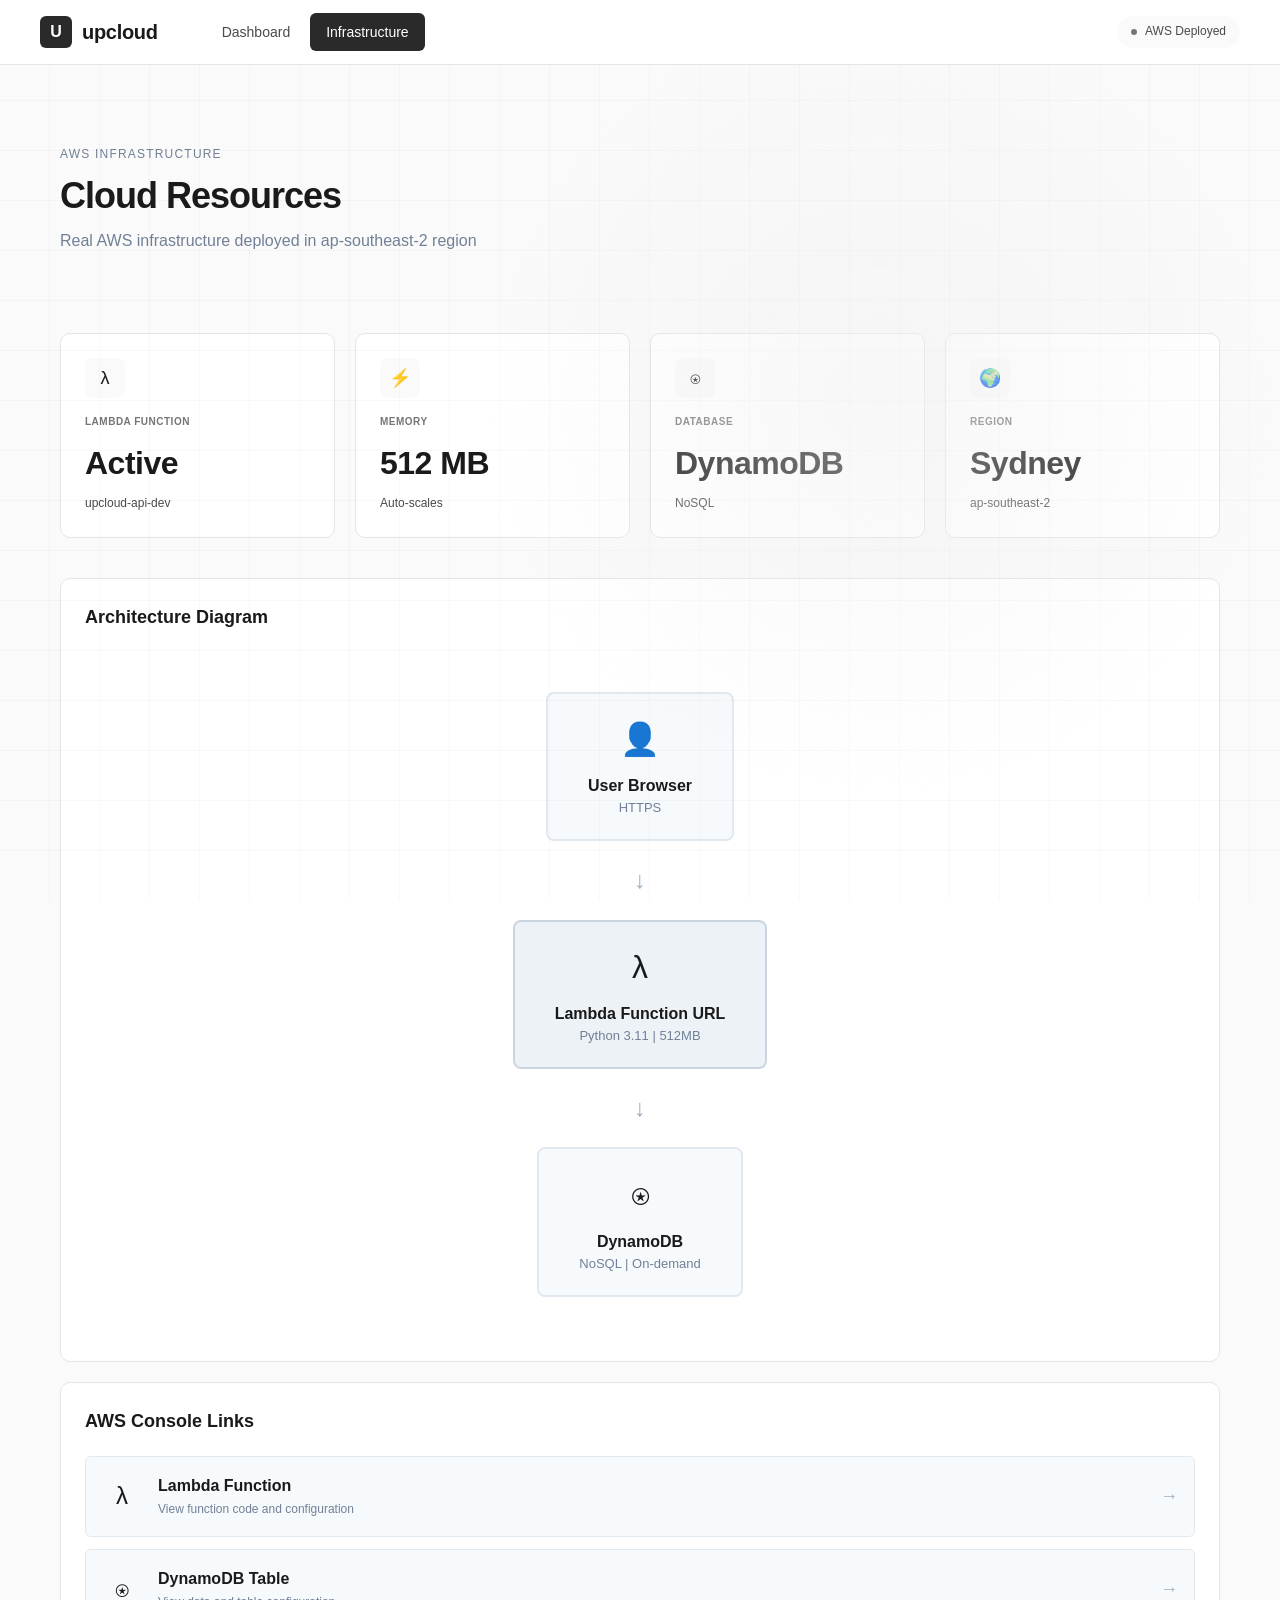
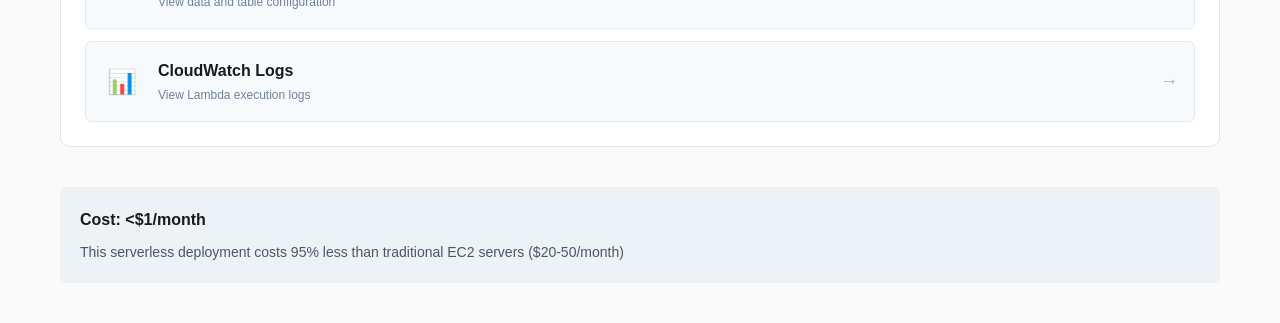
<file: upcloud/static/infra.html>
<!doctype html>
<html lang="en">
<head>
  <meta charset="utf-8">
  <title>UpCloud Infrastructure</title>
  <link rel="stylesheet" href="app.css">
</head>
<body>
  <nav class="top-nav">
    <div class="nav-container">
      <div class="nav-left">
        <a class="brand" href="/" aria-label="UpCloud home">
          <span class="brand-mark">U</span>
          <span class="brand-text">upcloud</span>
        </a>
        <div class="nav-links">
          <a class="nav-item" href="/">Dashboard</a>
          <a class="nav-item active" href="/infra.html">Infrastructure</a>
        </div>
      </div>
      <div class="nav-right">
        <span class="status-badge"><span class="status-dot"></span>AWS Deployed</span>
      </div>
    </div>
  </nav>

  <main style="max-width: 1200px; margin: 0 auto; padding: 40px 20px;">
    <div style="padding: 40px 0;">
      <p style="font-size: 12px; color: #718096; letter-spacing: 0.1em; margin-bottom: 12px;">AWS INFRASTRUCTURE</p>
      <h1 style="font-size: 36px; margin-bottom: 12px;">Cloud Resources</h1>
      <p style="color: #718096; margin-bottom: 40px;">Real AWS infrastructure deployed in ap-southeast-2 region</p>
    </div>

    <!-- Stats Grid -->
    <div class="stats-grid" style="margin-bottom: 40px;">
      <div class="stat-card">
        <div class="stat-icon">λ</div>
        <div class="stat-label">LAMBDA FUNCTION</div>
        <div class="stat-value">Active</div>
        <div class="stat-desc">upcloud-api-dev</div>
      </div>
      <div class="stat-card">
        <div class="stat-icon">⚡</div>
        <div class="stat-label">MEMORY</div>
        <div class="stat-value">512 MB</div>
        <div class="stat-desc">Auto-scales</div>
      </div>
      <div class="stat-card">
        <div class="stat-icon">⍟</div>
        <div class="stat-label">DATABASE</div>
        <div class="stat-value">DynamoDB</div>
        <div class="stat-desc">NoSQL</div>
      </div>
      <div class="stat-card">
        <div class="stat-icon">🌍</div>
        <div class="stat-label">REGION</div>
        <div class="stat-value">Sydney</div>
        <div class="stat-desc">ap-southeast-2</div>
      </div>
    </div>

    <!-- Architecture -->
    <div class="insight-card" style="margin-bottom: 20px;">
      <h2 style="font-size: 18px; margin-bottom: 20px;">Architecture Diagram</h2>
      <div style="display: flex; flex-direction: column; align-items: center; gap: 20px; padding: 40px;">
        <div style="background: #f7fafc; border: 2px solid #e2e8f0; border-radius: 8px; padding: 20px 40px; text-align: center;">
          <div style="font-size: 32px; margin-bottom: 8px;">👤</div>
          <div style="font-weight: 600;">User Browser</div>
          <div style="font-size: 13px; color: #718096;">HTTPS</div>
        </div>
        <div style="font-size: 24px; color: #a0aec0;">↓</div>
        <div style="background: #edf2f7; border: 2px solid #cbd5e0; border-radius: 8px; padding: 20px 40px; text-align: center;">
          <div style="font-size: 32px; margin-bottom: 8px;">λ</div>
          <div style="font-weight: 600;">Lambda Function URL</div>
          <div style="font-size: 13px; color: #718096;">Python 3.11 | 512MB</div>
        </div>
        <div style="font-size: 24px; color: #a0aec0;">↓</div>
        <div style="background: #f7fafc; border: 2px solid #e2e8f0; border-radius: 8px; padding: 20px 40px; text-align: center;">
          <div style="font-size: 32px; margin-bottom: 8px;">⍟</div>
          <div style="font-weight: 600;">DynamoDB</div>
          <div style="font-size: 13px; color: #718096;">NoSQL | On-demand</div>
        </div>
      </div>
    </div>

    <!-- AWS Console Links -->
    <div class="insight-card">
      <h2 style="font-size: 18px; margin-bottom: 20px;">AWS Console Links</h2>
      <div style="display: flex; flex-direction: column; gap: 12px;">
        <a href="https://ap-southeast-2.console.aws.amazon.com/lambda/home?region=ap-southeast-2#/functions/upcloud-api-dev" target="_blank" style="display: flex; align-items: center; gap: 16px; padding: 16px; background: #f7fafc; border-radius: 6px; border: 1px solid #e2e8f0; text-decoration: none; color: inherit;">
          <div style="font-size: 24px; width: 40px; text-align: center;">λ</div>
          <div style="flex: 1;">
            <div style="font-weight: 600; margin-bottom: 2px;">Lambda Function</div>
            <div style="font-size: 12px; color: #718096;">View function code and configuration</div>
          </div>
          <div style="font-size: 18px; color: #a0aec0;">→</div>
        </a>
        <a href="https://ap-southeast-2.console.aws.amazon.com/dynamodbv2/home?region=ap-southeast-2#table?name=upcloud-findings-dev" target="_blank" style="display: flex; align-items: center; gap: 16px; padding: 16px; background: #f7fafc; border-radius: 6px; border: 1px solid #e2e8f0; text-decoration: none; color: inherit;">
          <div style="font-size: 24px; width: 40px; text-align: center;">⍟</div>
          <div style="flex: 1;">
            <div style="font-weight: 600; margin-bottom: 2px;">DynamoDB Table</div>
            <div style="font-size: 12px; color: #718096;">View data and table configuration</div>
          </div>
          <div style="font-size: 18px; color: #a0aec0;">→</div>
        </a>
        <a href="https://ap-southeast-2.console.aws.amazon.com/cloudwatch/home?region=ap-southeast-2#logsV2:log-groups/log-group/$252Faws$252Flambda$252Fupcloud-api-dev" target="_blank" style="display: flex; align-items: center; gap: 16px; padding: 16px; background: #f7fafc; border-radius: 6px; border: 1px solid #e2e8f0; text-decoration: none; color: inherit;">
          <div style="font-size: 24px; width: 40px; text-align: center;">📊</div>
          <div style="flex: 1;">
            <div style="font-weight: 600; margin-bottom: 2px;">CloudWatch Logs</div>
            <div style="font-size: 12px; color: #718096;">View Lambda execution logs</div>
          </div>
          <div style="font-size: 18px; color: #a0aec0;">→</div>
        </a>
      </div>
    </div>

    <div style="margin-top: 40px; padding: 20px; background: #edf2f7; border-radius: 6px;">
      <p style="font-weight: 600; margin-bottom: 8px;">Cost: &lt;$1/month</p>
      <p style="font-size: 14px; color: #4a5568;">This serverless deployment costs 95% less than traditional EC2 servers ($20-50/month)</p>
    </div>
  </main>
</body>
</html>
</file>
<file: upcloud/static/app.css>
* {
  margin: 0;
  padding: 0;
  box-sizing: border-box;
}

:root {
  --text-primary: #1a1a1a;
  --text-secondary: #4a4a4a;
  --text-tertiary: #757575;
  --border-light: #e5e5e5;
  --border-medium: #d0d0d0;
  --surface: #ffffff;
  --background: #fafafa;
  --accent: #2a2a2a;
}

body {
  font-family: -apple-system, BlinkMacSystemFont, "Segoe UI", Roboto, Oxygen, Ubuntu, Cantarell, sans-serif;
  color: var(--text-primary);
  background: var(--background);
  line-height: 1.6;
  -webkit-font-smoothing: antialiased;
  position: relative;
  overflow-x: hidden;
}

body::before {
  content: '';
  position: fixed;
  top: 0;
  left: 0;
  right: 0;
  bottom: 0;
  background: 
    repeating-linear-gradient(
      90deg,
      transparent,
      transparent 49px,
      rgba(0,0,0,0.025) 49px,
      rgba(0,0,0,0.025) 50px
    ),
    repeating-linear-gradient(
      0deg,
      transparent,
      transparent 49px,
      rgba(0,0,0,0.025) 49px,
      rgba(0,0,0,0.025) 50px
    );
  pointer-events: none;
  z-index: 0;
}

body::after {
  content: '';
  position: fixed;
  top: 0;
  right: 0;
  width: 800px;
  height: 800px;
  background: radial-gradient(circle, rgba(240,240,240,0.5) 0%, transparent 70%);
  pointer-events: none;
  z-index: 0;
}

/* Top Navigation */
.top-nav {
  background: var(--surface);
  border-bottom: 1px solid var(--border-light);
  position: sticky;
  top: 0;
  z-index: 100;
  backdrop-filter: blur(10px);
}

.nav-container {
  max-width: 1400px;
  margin: 0 auto;
  padding: 0 40px;
  display: flex;
  align-items: center;
  justify-content: space-between;
  height: 64px;
}

.nav-left {
  display: flex;
  align-items: center;
  gap: 48px;
}

.brand {
  display: flex;
  align-items: center;
  gap: 10px;
  text-decoration: none;
  color: var(--text-primary);
}

.brand-mark {
  width: 32px;
  height: 32px;
  background: var(--accent);
  color: white;
  border-radius: 6px;
  display: flex;
  align-items: center;
  justify-content: center;
  font-weight: 700;
  font-size: 16px;
}

.brand-text {
  font-size: 20px;
  font-weight: 600;
  letter-spacing: -0.3px;
}

.nav-links {
  display: flex;
  gap: 4px;
}

.nav-item {
  padding: 8px 16px;
  border-radius: 6px;
  text-decoration: none;
  color: var(--text-secondary);
  font-size: 14px;
  font-weight: 500;
  transition: all 0.2s;
}

.nav-item:hover {
  background: var(--background);
  color: var(--text-primary);
}

.nav-item.active {
  background: var(--accent);
  color: white;
}

.nav-right {
  display: flex;
  align-items: center;
  gap: 20px;
}

.status-badge {
  display: flex;
  align-items: center;
  gap: 8px;
  padding: 6px 14px;
  background: var(--background);
  border-radius: 20px;
  font-size: 12px;
  color: var(--text-secondary);
}

.status-dot {
  width: 6px;
  height: 6px;
  background: var(--text-tertiary);
  border-radius: 50%;
}

.user-menu {
  position: relative;
}

.user-avatar {
  width: 36px;
  height: 36px;
  border-radius: 50%;
  background: var(--border-light);
  display: flex;
  align-items: center;
  justify-content: center;
  font-weight: 600;
  font-size: 14px;
  color: var(--text-secondary);
  cursor: pointer;
}

/* Main Content */
.main-wrapper {
  position: relative;
  z-index: 1;
}

.hero-section {
  padding: 80px 0 60px;
  position: relative;
}

.hero-section::before {
  content: '';
  position: absolute;
  top: 0;
  left: 50%;
  transform: translateX(-50%);
  width: 600px;
  height: 400px;
  background: radial-gradient(circle, rgba(230,230,230,0.4) 0%, transparent 70%);
  pointer-events: none;
}

.container {
  max-width: 1400px;
  margin: 0 auto;
  padding: 0 40px;
  position: relative;
}

.hero-content {
  text-align: center;
  max-width: 700px;
  margin: 0 auto;
}

.hero-label {
  font-size: 11px;
  font-weight: 600;
  letter-spacing: 1px;
  color: var(--text-tertiary);
  margin-bottom: 16px;
}

h1 {
  font-size: 48px;
  font-weight: 700;
  letter-spacing: -1px;
  margin-bottom: 16px;
  line-height: 1.1;
}

.hero-subtitle {
  font-size: 16px;
  color: var(--text-secondary);
  margin-bottom: 32px;
  line-height: 1.6;
}

.btn-primary {
  background: var(--accent);
  color: white;
  border: none;
  padding: 12px 24px;
  border-radius: 8px;
  font-size: 14px;
  font-weight: 600;
  cursor: pointer;
  display: inline-flex;
  align-items: center;
  gap: 8px;
  transition: all 0.2s;
}

.btn-primary:hover {
  background: var(--text-primary);
  transform: translateY(-1px);
  box-shadow: 0 4px 12px rgba(0,0,0,0.1);
}

.btn-primary:active {
  transform: translateY(0);
}

.btn-primary:disabled {
  opacity: 0.5;
  cursor: not-allowed;
}

.btn-primary span {
  font-size: 18px;
}

/* Info Banner */
.info-banner {
  background: var(--surface);
  border: 1px solid var(--border-light);
  border-radius: 10px;
  padding: 16px 20px;
  display: flex;
  align-items: center;
  gap: 14px;
  margin-bottom: 32px;
}

.banner-icon {
  width: 20px;
  height: 20px;
  border-radius: 50%;
  border: 1.5px solid var(--border-medium);
  display: flex;
  align-items: center;
  justify-content: center;
  font-size: 11px;
  font-weight: 700;
  color: var(--text-secondary);
  flex-shrink: 0;
}

.banner-content {
  flex: 1;
  font-size: 13px;
  color: var(--text-secondary);
}

.banner-content strong {
  color: var(--text-primary);
  font-weight: 600;
}

.banner-badge {
  background: var(--background);
  padding: 6px 12px;
  border-radius: 6px;
  font-size: 10px;
  font-weight: 700;
  letter-spacing: 0.5px;
  color: var(--text-secondary);
}

/* Filters */
.filter-bar {
  display: flex;
  align-items: flex-end;
  justify-content: space-between;
  margin-bottom: 24px;
}

.filter-group {
  display: flex;
  gap: 16px;
}

.filter-group label {
  display: flex;
  flex-direction: column;
  gap: 6px;
}

.filter-group label span {
  font-size: 12px;
  font-weight: 600;
  color: var(--text-secondary);
}

.filter-group select {
  padding: 10px 14px;
  border: 1px solid var(--border-light);
  border-radius: 8px;
  background: var(--surface);
  font-size: 13px;
  color: var(--text-primary);
  min-width: 200px;
  cursor: pointer;
  transition: border 0.2s;
}

.filter-group select:focus {
  outline: none;
  border-color: var(--border-medium);
}

.filter-updated {
  font-size: 12px;
  color: var(--text-tertiary);
  margin-bottom: 10px;
}

/* Stats Grid */
.stats-grid {
  display: grid;
  grid-template-columns: repeat(4, 1fr);
  gap: 20px;
  margin-bottom: 32px;
}

.stat-card {
  background: var(--surface);
  border: 1px solid var(--border-light);
  border-radius: 10px;
  padding: 24px;
}

.stat-icon {
  width: 40px;
  height: 40px;
  background: var(--background);
  border-radius: 8px;
  display: flex;
  align-items: center;
  justify-content: center;
  font-size: 18px;
  margin-bottom: 16px;
}

.stat-label {
  font-size: 10px;
  font-weight: 700;
  letter-spacing: 0.5px;
  color: var(--text-tertiary);
  margin-bottom: 8px;
}

.stat-value {
  font-size: 32px;
  font-weight: 700;
  letter-spacing: -0.5px;
  color: var(--text-primary);
  margin-bottom: 4px;
}

.stat-desc {
  font-size: 12px;
  color: var(--text-secondary);
}

/* Insights */
.insights-row {
  display: grid;
  grid-template-columns: repeat(2, 1fr);
  gap: 20px;
  margin-bottom: 32px;
}

.insight-card {
  background: var(--surface);
  border: 1px solid var(--border-light);
  border-radius: 10px;
  padding: 24px;
}

.card-header {
  margin-bottom: 20px;
}

.card-header h2 {
  font-size: 16px;
  font-weight: 600;
  margin-bottom: 4px;
  color: var(--text-primary);
}

.card-header p {
  font-size: 12px;
  color: var(--text-secondary);
}

.provider-chart {
  display: flex;
  flex-direction: column;
  gap: 16px;
}

.provider-row {
  display: grid;
  grid-template-columns: 100px 1fr 40px;
  align-items: center;
  gap: 12px;
}

.provider-name {
  display: flex;
  align-items: center;
  gap: 8px;
  font-size: 13px;
  color: var(--text-secondary);
}

.provider-symbol {
  width: 24px;
  height: 24px;
  border-radius: 6px;
  background: var(--background);
  display: flex;
  align-items: center;
  justify-content: center;
  font-size: 10px;
  font-weight: 700;
  color: var(--text-secondary);
}

.bar-track {
  height: 8px;
  background: var(--background);
  border-radius: 4px;
  overflow: hidden;
}

.bar-fill {
  height: 100%;
  background: var(--accent);
  border-radius: 4px;
  transition: width 0.5s ease;
}

.provider-total {
  text-align: right;
  font-size: 13px;
  font-weight: 600;
  color: var(--text-primary);
}

.opportunities-list {
  display: flex;
  flex-direction: column;
  gap: 12px;
}

.opportunity-row {
  display: flex;
  align-items: center;
  gap: 12px;
}

.opportunity-icon {
  width: 36px;
  height: 36px;
  background: var(--background);
  border-radius: 8px;
  display: flex;
  align-items: center;
  justify-content: center;
  font-size: 14px;
  flex-shrink: 0;
}

.opportunity-info {
  flex: 1;
  min-width: 0;
}

.opportunity-info strong {
  display: block;
  font-size: 13px;
  font-weight: 600;
  color: var(--text-primary);
  white-space: nowrap;
  overflow: hidden;
  text-overflow: ellipsis;
}

.opportunity-info span {
  display: block;
  font-size: 11px;
  color: var(--text-tertiary);
  margin-top: 2px;
}

.opportunity-cost {
  font-size: 14px;
  font-weight: 700;
  color: var(--text-primary);
  white-space: nowrap;
}

/* Findings Section */
.findings-section {
  background: var(--surface);
  border: 1px solid var(--border-light);
  border-radius: 10px;
  padding: 24px;
  margin-bottom: 40px;
}

.section-header {
  display: flex;
  align-items: center;
  justify-content: space-between;
  margin-bottom: 20px;
}

.section-header h2 {
  font-size: 16px;
  font-weight: 600;
  margin-bottom: 4px;
  color: var(--text-primary);
}

.section-header p {
  font-size: 12px;
  color: var(--text-secondary);
}

.search-container {
  display: flex;
  align-items: center;
  gap: 8px;
  padding: 8px 14px;
  border: 1px solid var(--border-light);
  border-radius: 8px;
  background: var(--background);
  transition: border 0.2s;
}

.search-container:focus-within {
  border-color: var(--border-medium);
}

.search-icon {
  font-size: 18px;
  color: var(--text-tertiary);
}

.search-container input {
  border: none;
  background: none;
  outline: none;
  font-size: 13px;
  color: var(--text-primary);
  width: 180px;
}

.search-container input::placeholder {
  color: var(--text-tertiary);
}

/* Table */
.table-wrapper {
  overflow-x: auto;
  margin: 0 -24px;
}

.findings-table {
  width: 100%;
  border-collapse: collapse;
}

.findings-table thead {
  background: var(--background);
}

.findings-table th {
  padding: 12px 24px;
  text-align: left;
  font-size: 10px;
  font-weight: 700;
  letter-spacing: 0.5px;
  color: var(--text-tertiary);
}

.findings-table td {
  padding: 16px 24px;
  border-top: 1px solid var(--border-light);
  font-size: 13px;
  color: var(--text-secondary);
}

.findings-table td:last-child {
  text-align: right;
}

.resource-cell {
  display: flex;
  align-items: center;
  gap: 12px;
}

.resource-avatar {
  width: 36px;
  height: 36px;
  background: var(--background);
  border-radius: 8px;
  display: flex;
  align-items: center;
  justify-content: center;
  font-size: 11px;
  font-weight: 700;
  color: var(--text-secondary);
  flex-shrink: 0;
}

.resource-title {
  font-weight: 600;
  color: var(--text-primary);
  display: block;
  margin-bottom: 2px;
}

.resource-id {
  font-size: 11px;
  color: var(--text-tertiary);
}

.provider-pill, .risk-pill, .confidence-pill {
  display: inline-block;
  padding: 4px 10px;
  border-radius: 6px;
  font-size: 11px;
  font-weight: 600;
  background: var(--background);
  color: var(--text-secondary);
}

.risk-pill.critical, .risk-pill.high {
  background: var(--accent);
  color: white;
}

.cost-cell {
  font-weight: 600;
  color: var(--text-primary);
}

.details-button {
  background: none;
  border: none;
  color: var(--text-primary);
  font-size: 13px;
  font-weight: 600;
  cursor: pointer;
  text-decoration: underline;
  text-decoration-color: var(--border-light);
  transition: text-decoration-color 0.2s;
}

.details-button:hover {
  text-decoration-color: var(--text-primary);
}

.table-footer {
  margin-top: 16px;
  font-size: 12px;
  color: var(--text-tertiary);
}

.empty-state {
  padding: 40px;
  text-align: center;
  color: var(--text-tertiary);
}

/* Toast */
.toast {
  position: fixed;
  bottom: 24px;
  left: 50%;
  transform: translateX(-50%) translateY(100px);
  background: var(--accent);
  color: white;
  padding: 14px 24px;
  border-radius: 8px;
  font-size: 13px;
  box-shadow: 0 8px 24px rgba(0,0,0,0.2);
  opacity: 0;
  transition: all 0.3s;
  z-index: 1000;
}

.toast.visible {
  opacity: 1;
  transform: translateX(-50%) translateY(0);
}

.toast.error {
  background: #1a1a1a;
}

/* Modal */
.modal {
  border: 1px solid var(--border-light);
  border-radius: 12px;
  padding: 32px;
  max-width: 600px;
  box-shadow: 0 20px 60px rgba(0,0,0,0.2);
}

.modal::backdrop {
  background: rgba(0,0,0,0.4);
}

.modal-close {
  float: right;
  background: var(--background);
  border: none;
  width: 32px;
  height: 32px;
  border-radius: 50%;
  font-size: 20px;
  cursor: pointer;
  color: var(--text-secondary);
  transition: background 0.2s;
}

.modal-close:hover {
  background: var(--border-light);
}

.modal-label {
  font-size: 10px;
  font-weight: 700;
  letter-spacing: 0.5px;
  color: var(--text-tertiary);
  margin-bottom: 12px;
}

.modal h2 {
  font-size: 22px;
  font-weight: 600;
  margin-bottom: 12px;
  color: var(--text-primary);
  clear: both;
}

.modal-summary {
  font-size: 14px;
  color: var(--text-secondary);
  line-height: 1.6;
  margin-bottom: 24px;
}

.modal-details {
  display: grid;
  grid-template-columns: 140px 1fr;
  gap: 12px;
  margin-bottom: 24px;
}

.modal-details dt {
  font-size: 12px;
  font-weight: 600;
  color: var(--text-secondary);
}

.modal-details dd {
  font-size: 12px;
  color: var(--text-primary);
}

.modal-disclaimer {
  background: var(--background);
  padding: 14px;
  border-radius: 8px;
  font-size: 12px;
  color: var(--text-secondary);
  line-height: 1.5;
}

/* Responsive */
@media (max-width: 1200px) {
  .stats-grid {
    grid-template-columns: repeat(2, 1fr);
  }
}

@media (max-width: 768px) {
  .nav-links {
    display: none;
  }
  
  .hero-section {
    padding: 60px 0 40px;
  }
  
  h1 {
    font-size: 36px;
  }
  
  .stats-grid,
  .insights-row {
    grid-template-columns: 1fr;
  }
  
  .filter-bar {
    flex-direction: column;
    align-items: stretch;
  }
  
  .filter-group {
    flex-direction: column;
  }
  
  .section-header {
    flex-direction: column;
    align-items: flex-start;
    gap: 16px;
  }
  
  .search-container {
    width: 100%;
  }
  
  .search-container input {
    width: 100%;
  }
}


/* Real scan button */
.btn-secondary {
  padding: 10px 20px;
  font-size: 15px;
  font-weight: 500;
  letter-spacing: 0.02em;
  color: #4a5568;
  background: #ffffff;
  border: 1px solid #cbd5e0;
  border-radius: 6px;
  cursor: pointer;
  transition: all 0.15s ease;
}

.btn-secondary:hover {
  background: #f7fafc;
  border-color: #a0aec0;
  transform: translateY(-1px);
}

.btn-secondary:active {
  transform: translateY(0);
}


/* Infrastructure View Styles */
.architecture-diagram {
  display: flex;
  flex-direction: column;
  align-items: center;
  padding: 40px 20px;
  gap: 20px;
}

.arch-node {
  background: #f7fafc;
  border: 2px solid #e2e8f0;
  border-radius: 8px;
  padding: 20px 40px;
  text-align: center;
  min-width: 200px;
}

.arch-node.highlight {
  background: #edf2f7;
  border-color: #cbd5e0;
}

.arch-icon {
  font-size: 32px;
  margin-bottom: 8px;
}

.arch-label {
  font-size: 16px;
  font-weight: 600;
  color: #2d3748;
  margin-bottom: 4px;
}

.arch-sublabel {
  font-size: 13px;
  color: #718096;
}

.arch-arrow {
  font-size: 24px;
  color: #a0aec0;
}

/* Resource List */
.resource-list {
  display: flex;
  flex-direction: column;
  gap: 12px;
  padding: 20px;
}

.resource-item {
  display: flex;
  align-items: center;
  gap: 16px;
  padding: 16px;
  background: #f7fafc;
  border-radius: 6px;
  border: 1px solid #e2e8f0;
}

.resource-icon {
  font-size: 24px;
  width: 40px;
  text-align: center;
}

.resource-info {
  flex: 1;
}

.resource-name {
  font-size: 14px;
  font-weight: 600;
  color: #2d3748;
  margin-bottom: 2px;
}

.resource-id {
  font-size: 12px;
  color: #718096;
  font-family: 'Courier New', monospace;
}

.resource-status {
  font-size: 12px;
  font-weight: 500;
  color: #38a169;
  padding: 4px 12px;
  background: #c6f6d5;
  border-radius: 12px;
}

/* Concepts Grid */
.concepts-grid {
  display: grid;
  grid-template-columns: repeat(auto-fit, minmax(250px, 1fr));
  gap: 16px;
  padding: 20px;
}

.concept-item {
  display: flex;
  flex-direction: column;
  gap: 8px;
  padding: 16px;
  background: #f7fafc;
  border-radius: 6px;
  border-left: 3px solid #cbd5e0;
}

.concept-number {
  font-size: 14px;
  font-weight: 700;
  color: #4a5568;
  width: 28px;
  height: 28px;
  background: #e2e8f0;
  border-radius: 50%;
  display: flex;
  align-items: center;
  justify-content: center;
}

.concept-name {
  font-size: 14px;
  font-weight: 600;
  color: #2d3748;
}

.concept-desc {
  font-size: 13px;
  color: #718096;
}

/* Cost Breakdown */
.cost-breakdown {
  padding: 20px;
}

.cost-item {
  display: grid;
  grid-template-columns: 2fr 2fr 1fr;
  gap: 16px;
  padding: 12px 0;
  border-bottom: 1px solid #e2e8f0;
}

.cost-item.total {
  border-top: 2px solid #cbd5e0;
  border-bottom: none;
  margin-top: 8px;
  padding-top: 16px;
}

.cost-service {
  font-size: 14px;
  color: #2d3748;
}

.cost-usage {
  font-size: 13px;
  color: #718096;
}

.cost-amount {
  font-size: 14px;
  font-weight: 600;
  color: #2d3748;
  text-align: right;
}

.cost-note {
  margin-top: 16px;
  padding: 12px;
  background: #edf2f7;
  border-radius: 6px;
  font-size: 13px;
  color: #4a5568;
}

/* Console Links */
.console-links {
  display: flex;
  flex-direction: column;
  gap: 12px;
  padding: 20px;
}

.console-link {
  display: flex;
  align-items: center;
  gap: 16px;
  padding: 16px;
  background: #f7fafc;
  border-radius: 6px;
  border: 1px solid #e2e8f0;
  text-decoration: none;
  color: inherit;
  transition: all 0.15s ease;
}

.console-link:hover {
  background: #edf2f7;
  border-color: #cbd5e0;
  transform: translateX(4px);
}

.console-icon {
  font-size: 24px;
  width: 40px;
  text-align: center;
}

.console-info {
  flex: 1;
}

.console-name {
  font-size: 14px;
  font-weight: 600;
  color: #2d3748;
  margin-bottom: 2px;
}

.console-desc {
  font-size: 12px;
  color: #718096;
}

.console-arrow {
  font-size: 18px;
  color: #a0aec0;
}
</file>
